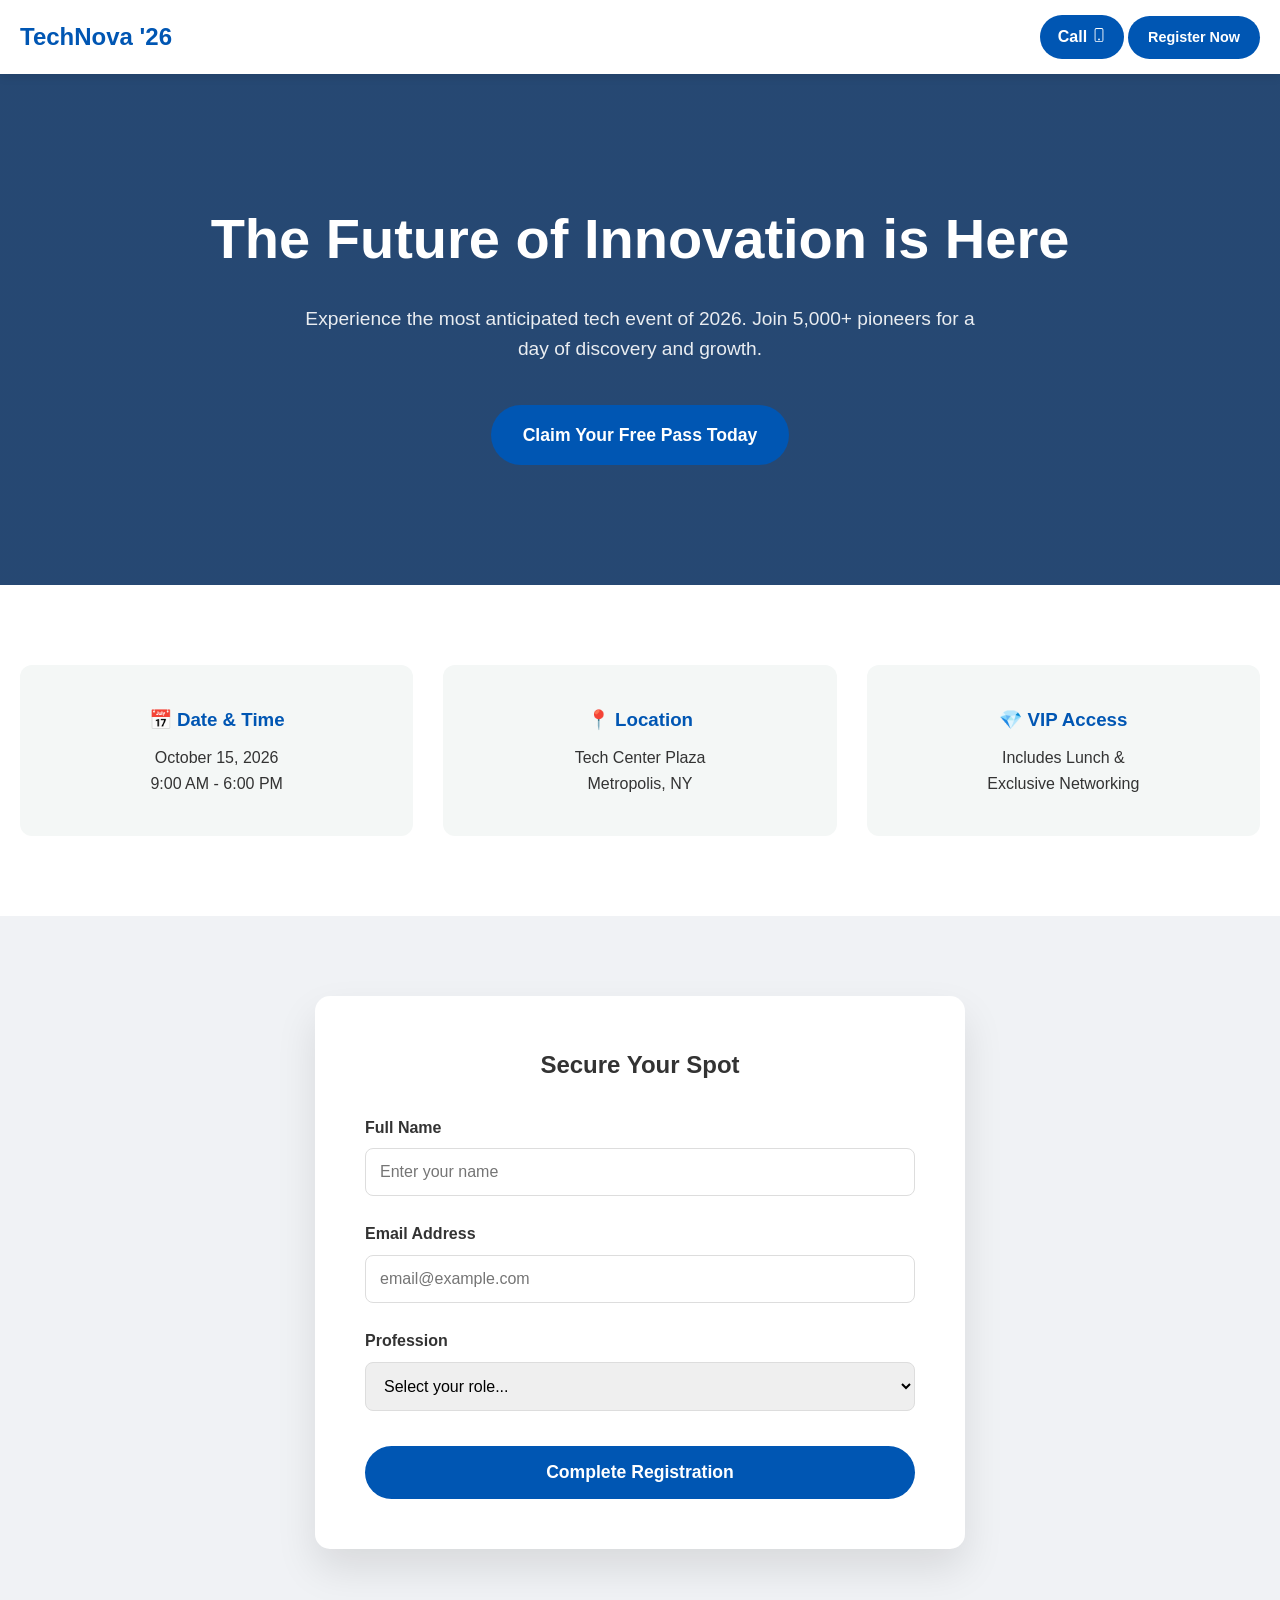
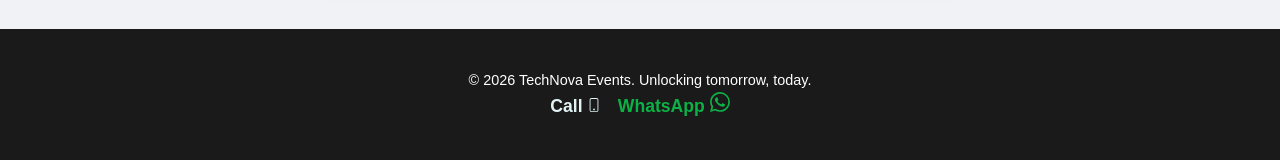
<file: index.html>
<!DOCTYPE html>
<html lang="en">
<head>
<meta charset="UTF-8">
<meta name="viewport" content="width=device-width, initial-scale=1.0">
<meta name="author" content="Ahmed Abdelmonem Essawy">
<title>TechNova 2026 | Register Now</title>
<link rel="stylesheet" href="event.css">
<style>
</style>
</head>
<body>

<nav>
<div class="container nav-content">
<div class="logo">TechNova '26</div>
<div>
    <a href="tel:+12025551234" class="btn btn-call">
        Call
        <svg xmlns="http://www.w3.org/2000/svg" width="14" height="14" fill="currentColor" class="bi bi-phone" viewBox="0 0 16 16">
            <path d="M11 1a1 1 0 0 1 1 1v12a1 1 0 0 1-1 1H5a1 1 0 0 1-1-1V2a1 1 0 0 1 1-1zM5 0a2 2 0 0 0-2 2v12a2 2 0 0 0 2 2h6a2 2 0 0 0 2-2V2a2 2 0 0 0-2-2z"/>
            <path d="M8 14a1 1 0 1 0 0-2 1 1 0 0 0 0 2"/>
        </svg>
    </a>

    <a href="final/index.html" class="btn btn-nav">Register Now</a>
</div>
</div>
</nav>

<header class="hero">
<div class="container">
<h1>The Future of Innovation is Here</h1>
<p>Experience the most anticipated tech event of 2026. Join 5,000+ pioneers for a day of discovery and growth.</p>
<a href="https://www.linkedin.com/in/ahmed-abdelmonem-b139833b4/" class="btn pulse">Claim Your Free Pass Today</a>
</div>
</header>

<section class="details">
<div class="container">
<div class="grid">
<div class="card">
<h3>📅 Date & Time</h3>
<p>October 15, 2026<br>9:00 AM - 6:00 PM</p>
</div>
<div class="card">
<h3>📍 Location</h3>
<p>Tech Center Plaza<br>Metropolis, NY</p>
</div>
<div class="card">
<h3>💎 VIP Access</h3>
<p>Includes Lunch &<br>Exclusive Networking</p>
</div>
</div>
</div>
</section>

<section id="register" class="register-section">
<div class="container">
<div class="form-container">
<h2 style="text-align:center; margin-bottom: 30px;">Secure Your Spot</h2>
<form>
<div class="form-group">
<label>Full Name</label>
<input type="text" placeholder="Enter your name" required>
</div>
<div class="form-group">
<label>Email Address</label>
<input type="email" placeholder="email@example.com" required>
</div>
<div class="form-group">
<label>Profession</label>
<select required>
<option value="">Select your role...</option>
<option>Developer</option>
<option>Designer</option>
<option>Entrepreneur</option>
<option>Student</option>
</select>
</div>
<button type="submit" class="btn form-submit">Complete Registration</button>
</form>
</div>
</div>
</section>

<footer>
<div class="container">
<p>© 2026 TechNova Events. Unlocking tomorrow, today.</p>
<a href="tel:+12025551234" class="whatsapp-link call">
        Call
        <svg xmlns="http://www.w3.org/2000/svg" width="14" height="14" fill="currentColor" class="bi bi-phone" viewBox="0 0 16 16">
            <path d="M11 1a1 1 0 0 1 1 1v12a1 1 0 0 1-1 1H5a1 1 0 0 1-1-1V2a1 1 0 0 1 1-1zM5 0a2 2 0 0 0-2 2v12a2 2 0 0 0 2 2h6a2 2 0 0 0 2-2V2a2 2 0 0 0-2-2z"/>
            <path d="M8 14a1 1 0 1 0 0-2 1 1 0 0 0 0 2"/>
        </svg>
    </a>
<a href="https://wa.me/15551234567" target="_blank" class="whatsapp-link">
    WhatsApp
    <svg xmlns="http://www.w3.org/2000/svg" width="20" height="20" fill="currentColor" class="bi bi-whatsapp" viewBox="0 0 16 16">
  <path d="M13.601 2.326A7.85 7.85 0 0 0 7.994 0C3.627 0 .068 3.558.064 7.926c0 1.399.366 2.76 1.057 3.965L0 16l4.204-1.102a7.9 7.9 0 0 0 3.79.965h.004c4.368 0 7.926-3.558 7.93-7.93A7.9 7.9 0 0 0 13.6 2.326zM7.994 14.521a6.6 6.6 0 0 1-3.356-.92l-.24-.144-2.494.654.666-2.433-.156-.251a6.56 6.56 0 0 1-1.007-3.505c0-3.626 2.957-6.584 6.591-6.584a6.56 6.56 0 0 1 4.66 1.931 6.56 6.56 0 0 1 1.928 4.66c-.004 3.639-2.961 6.592-6.592 6.592m3.615-4.934c-.197-.099-1.17-.578-1.353-.646-.182-.065-.315-.099-.445.099-.133.197-.513.646-.627.775-.114.133-.232.148-.43.05-.197-.1-.836-.308-1.592-.985-.59-.525-.985-1.175-1.103-1.372-.114-.198-.011-.304.088-.403.087-.088.197-.232.296-.346.1-.114.133-.198.198-.33.065-.134.034-.248-.015-.347-.05-.099-.445-1.076-.612-1.47-.16-.389-.323-.335-.445-.34-.114-.007-.247-.007-.38-.007a.73.73 0 0 0-.529.247c-.182.198-.691.677-.691 1.654s.71 1.916.81 2.049c.098.133 1.394 2.132 3.383 2.992.47.205.84.326 1.129.418.475.152.904.129 1.246.08.38-.058 1.171-.48 1.338-.943.164-.464.164-.86.114-.943-.049-.084-.182-.133-.38-.232"/>
</svg>
</a>   
</div>
</footer>

</body>
</html>
</file>
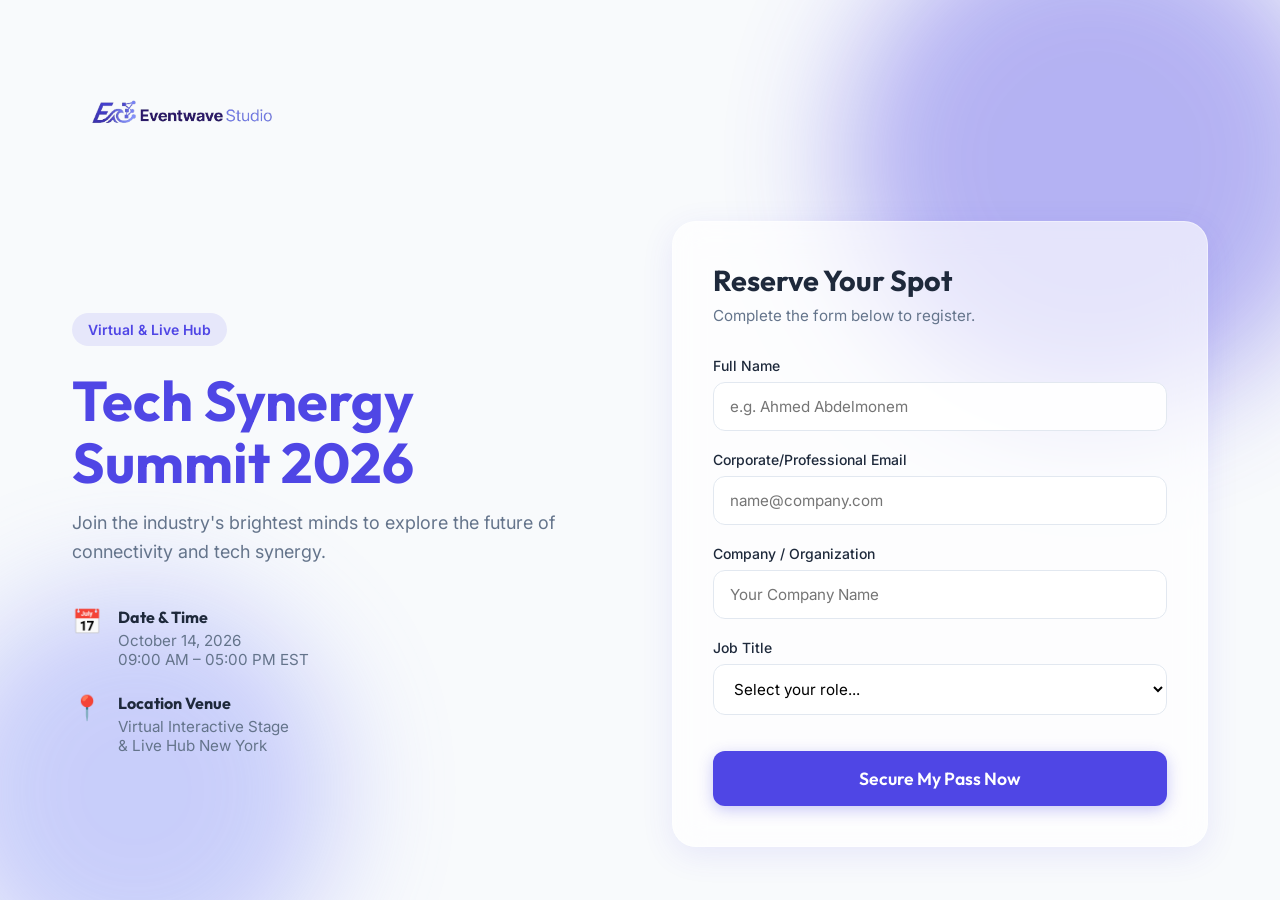
<file: final/index.html>
<!DOCTYPE html>
<html lang="en">
<head>
    <meta charset="UTF-8">
    <meta name="viewport" content="width=device-width, initial-scale=1.0">
    <title>Eventwave Tech Synergy Summit 2026</title>
    <link rel="preconnect" href="https://fonts.googleapis.com">
    <link rel="preconnect" href="https://fonts.gstatic.com" crossorigin>
    <link href="https://fonts.googleapis.com/css2?family=Inter:wght@400;500;600&family=Outfit:wght@400;600;700&display=swap" rel="stylesheet">
    <link rel="stylesheet" href="style.css">
</head>
<body>

    <div class="bg-shapes">
        <div class="shape shape-primary"></div>
        <div class="shape shape-secondary"></div>
    </div>

    <div class="container">
        <header class="header">
            <img src="logo.png" alt="Eventwave Studio" class="logo">
        </header>

        <main class="hero-layout">
            <section class="event-info">
                <div class="badge">Virtual & Live Hub</div>
                <h1 class="event-title">Tech Synergy<br>Summit 2026</h1>
                <p class="event-desc">Join the industry's brightest minds to explore the future of connectivity and tech synergy.</p>
                
                <div class="details-grid">
                    <div class="detail-item">
                        <span class="detail-icon">📅</span>
                        <div>
                            <strong>Date & Time</strong>
                            <p>October 14, 2026<br>09:00 AM – 05:00 PM EST</p>
                        </div>
                    </div>
                    <div class="detail-item">
                        <span class="detail-icon">📍</span>
                        <div>
                            <strong>Location Venue</strong>
                            <p>Virtual Interactive Stage<br>& Live Hub New York</p>
                        </div>
                    </div>
                </div>
            </section>

            <section class="form-wrapper">
                <div class="glass-card">
                    <h2>Reserve Your Spot</h2>
                    <p class="subtitle">Complete the form below to register.</p>
                    
                    <form id="registrationForm" class="form">
                        <div class="input-group">
                            <label for="fullName">Full Name</label>
                            <input type="text" id="fullName" required placeholder="e.g. Ahmed Abdelmonem">
                        </div>
                        
                        <div class="input-group">
                            <label for="email">Corporate/Professional Email</label>
                            <input type="email" id="email" required placeholder="name@company.com">
                        </div>
                        
                        <div class="input-group">
                            <label for="company">Company / Organization</label>
                            <input type="text" id="company" required placeholder="Your Company Name">
                        </div>
                        
                        <div class="input-group">
                            <label for="jobTitle">Job Title</label>
                            <div class="select-wrapper">
                                <select id="jobTitle" required>
                                    <option value="" disabled selected>Select your role...</option>
                                    <option value="c-suite">Founder / C-Suite</option>
                                    <option value="pm">Product Manager</option>
                                    <option value="marketing">Marketing Director</option>
                                    <option value="dev">Developer</option>
                                    <option value="other">Other</option>
                                </select>
                            </div>
                        </div>

                        <button type="submit" class="cta-button" id="submitBtn">
                            <span class="btn-text">Secure My Pass Now</span>
                        </button>
                    </form>
                </div>
            </section>
        </main>
    </div>

    <script src="script.js"></script>
</body>
</html>
</file>
<file: event.css>
/* --- Base Styles --- */
:root {
--primary-color: #0056b3;
--secondary-color: #ffcc00;
--dark-bg: #1a1a1a;
--light-bg: #f4f7f6;
--text-main: #333;
}

* {
margin: 0;
padding: 0;
box-sizing: border-box;
}

body {
font-family: 'Segoe UI', Roboto, Helvetica, Arial, sans-serif;
line-height: 1.6;
color: var(--text-main);
scroll-behavior: smooth;
}

.container {
max-width: 100%;
margin: 0 auto;
padding: 0 20px;
}

/* --- Sticky Navigation Bar --- */
nav {
background: #fff;
padding: 15px 0;
position: sticky;
top: 0;
z-index: 1000;
box-shadow: 0 2px 10px rgba(0,0,0,0.1);
}

.nav-content {
display: flex;
justify-content: space-between;
align-items: center;
}

.logo {
font-weight: bold;
font-size: 1.5rem;
color: var(--primary-color);
}

/* --- Hero Section --- */
.hero {
background: linear-gradient(rgba(0, 40, 90, 0.85), rgba(0, 40, 90, 0.85)),
url('https://images.unsplash.com/photo-1505373877841-8d25f7d46678?auto=format&fit=crop&w=1500&q=80') center/cover;
color: #fff;
padding: 120px 20px;
text-align: center;
}

.hero h1 {
font-size: clamp(2rem, 5vw, 3.5rem);
margin-bottom: 20px;
}

.hero p {
font-size: 1.2rem;
margin-bottom: 40px;
max-width: 700px;
margin-left: auto;
margin-right: auto;
opacity: 0.9;
}

/* --- CTA Buttons --- */
.btn {
display: inline-block;
background-color: var(--primary-color);
color: #fff;
padding: 16px 32px;
text-decoration: none;
border-radius: 50px;
font-size: 1.1rem;
font-weight: bold;
transition: all 0.3s ease;
border: none;
cursor: pointer;
}

.btn:hover {
background-color: #003d82;
transform: translateY(-2px);
box-shadow: 0 5px 15px rgba(0,0,0,0.2);
}

.btn-nav {
padding: 10px 20px;
font-size: 0.9rem;
}

.btn-call {
padding: 9px 18px;
font-size: 1rem;
}

.whatsapp-link {
display: inline-block;
color: #0db246;
text-decoration: none;
font-size: 1.1rem;
font-weight: bold;
transition: all 0.3s ease;
cursor: pointer;
}
.whatsapp-link:hover {
    color: #00f85f;
    text-shadow: 0 0 5px rgba(0, 255, 89, 0.745);
}       

.call {
    color: #e2f3f6;
    margin-right: 1%;
}
.call:hover {
    color: #ebf3ee;
    text-shadow: 0 0 5px rgba(0, 255, 89, 0.745);
    
}
/* Pulse Animation for main CTA */
.pulse {
animation: pulse-shadow 2s infinite;
}

@keyframes pulse-shadow {
0% { box-shadow: 0 0 0 0px rgba(0, 86, 179, 0.5); }
70% { box-shadow: 0 0 0 15px rgba(0, 86, 179, 0); }
100% { box-shadow: 0 0 0 0px rgba(0, 86, 179, 0); }
}

/* --- Details Grid --- */
.details {
padding: 80px 0;
background: #fff;
}

.grid {
display: grid;
grid-template-columns: repeat(auto-fit, minmax(280px, 1fr));
gap: 30px;
}

.card {
padding: 40px;
background: var(--light-bg);
border-radius: 12px;
text-align: center;
transition: 0.3s;
}

.card:hover { transform: translateY(-5px); }
.card h3 { color: var(--primary-color); margin-bottom: 10px; }

/* --- Registration Form --- */
.register-section {
padding: 80px 0;
background-color: #f0f2f5;
}

.form-container {
background: #fff;
max-width: 650px;
margin: 0 auto;
padding: 50px;
border-radius: 15px;
box-shadow: 0 20px 40px rgba(0,0,0,0.1);
}

.form-group { margin-bottom: 25px; }
.form-group label { display: block; margin-bottom: 8px; font-weight: 600; }
.form-group input, .form-group select {
width: 100%;
padding: 14px;
border: 1px solid #ddd;
border-radius: 8px;
font-size: 1rem;
}

.form-submit { width: 100%; margin-top: 10px; }

/* --- Footer --- */
footer {
background: var(--dark-bg);
color: #fff;
padding: 40px 0;
text-align: center;
font-size: 0.9rem;
}

/* --- Responsive --- */
@media (max-width: 600px) {
.form-container { padding: 30px 20px; }
/* Hide nav CTA on tiny screens */
.nav-content .btn-nav { display: none; } 
}
</file>
<file: final/style.css>
:root {
    /* ألوان العميل المعتمدة */
    --clr-primary: #4F46E5;
    --clr-secondary: #818CF8;
    --clr-bg: #F8FAFC;
    --clr-text: #1E293B;
    --clr-text-light: #64748B;
    
    /* متغيرات الزجاج */
    --glass-bg: rgba(255, 255, 255, 0.65);
    --glass-border: rgba(255, 255, 255, 0.4);
    --glass-shadow: 0 8px 32px 0 rgba(79, 70, 229, 0.1);
}

* {
    margin: 0;
    padding: 0;
    box-sizing: border-box;
}

body {
    font-family: 'Inter', sans-serif;
    background-color: var(--clr-bg);
    color: var(--clr-text);
    min-height: 100vh;
    overflow-x: hidden;
    position: relative;
    display: flex;
    justify-content: center;
    align-items: center;
}

/* --- أشكال الخلفية المتحركة --- */
.bg-shapes {
    position: fixed;
    top: 0;
    left: 0;
    width: 100%;
    height: 100%;
    z-index: -1;
    overflow: hidden;
}

.shape {
    position: absolute;
    border-radius: 50%;
    filter: blur(60px);
    opacity: 0.4;
    animation: float 10s infinite ease-in-out alternate;
}

.shape-primary {
    width: 500px;
    height: 500px;
    background: var(--clr-primary);
    top: -10%;
    right: -5%;
    animation-delay: 0s;
}

.shape-secondary {
    width: 400px;
    height: 400px;
    background: var(--clr-secondary);
    bottom: -10%;
    left: -5%;
    animation-delay: -5s;
}

@keyframes float {
    0% { transform: translate(0, 0) scale(1); }
    100% { transform: translate(-30px, 50px) scale(1.1); }
}

/* --- التخطيط العام --- */
.container {
    width: 100%;
    max-width: 1200px;
    padding: 2rem;
    z-index: 1;
}

.header {
    margin-bottom: 3rem;
}

.logo {
    max-width: 220px;
    display: block;
}

.hero-layout {
    display: grid;
    grid-template-columns: 1fr 1fr;
    gap: 4rem;
    align-items: center;
}

/* --- قسم المعلومات --- */
.badge {
    display: inline-block;
    padding: 0.5rem 1rem;
    background-color: rgba(79, 70, 229, 0.1);
    color: var(--clr-primary);
    border-radius: 50px;
    font-size: 0.875rem;
    font-weight: 600;
    margin-bottom: 1.5rem;
}

.event-title {
    font-family: 'Outfit', sans-serif;
    font-size: 3.5rem;
    line-height: 1.1;
    color: var(--clr-primary);
    margin-bottom: 1rem;
}

.event-desc {
    font-size: 1.125rem;
    color: var(--clr-text-light);
    margin-bottom: 2.5rem;
    line-height: 1.6;
}

.details-grid {
    display: flex;
    flex-direction: column;
    gap: 1.5rem;
}

.detail-item {
    display: flex;
    align-items: flex-start;
    gap: 1rem;
}

.detail-icon {
    font-size: 1.5rem;
}

.detail-item strong {
    display: block;
    font-family: 'Outfit', sans-serif;
    margin-bottom: 0.25rem;
}

.detail-item p {
    color: var(--clr-text-light);
    font-size: 0.95rem;
}

/* --- تصميم الزجاج (Glassmorphism Form) --- */
.glass-card {
    background: var(--glass-bg);
    backdrop-filter: blur(16px);
    -webkit-backdrop-filter: blur(16px);
    border: 1px solid var(--glass-border);
    border-radius: 24px;
    padding: 2.5rem;
    box-shadow: var(--glass-shadow);
}

.glass-card h2 {
    font-family: 'Outfit', sans-serif;
    font-size: 1.8rem;
    margin-bottom: 0.5rem;
}

.subtitle {
    color: var(--clr-text-light);
    margin-bottom: 2rem;
    font-size: 0.95rem;
}

.form {
    display: flex;
    flex-direction: column;
    gap: 1.25rem;
}

.input-group label {
    display: block;
    font-size: 0.875rem;
    font-weight: 500;
    margin-bottom: 0.5rem;
}

.input-group input, 
.input-group select {
    width: 100%;
    padding: 0.875rem 1rem;
    border: 1px solid #E2E8F0;
    border-radius: 12px;
    background: rgba(255, 255, 255, 0.9);
    font-family: 'Inter', sans-serif;
    font-size: 0.95rem;
    transition: all 0.3s ease;
}

.input-group input:focus, 
.input-group select:focus {
    outline: none;
    border-color: var(--clr-secondary);
    box-shadow: 0 0 0 4px rgba(129, 140, 248, 0.2);
    background: #FFF;
}

/* --- زر الـ CTA --- */
.cta-button {
    width: 100%;
    padding: 1rem;
    border: none;
    border-radius: 12px;
    background-color: var(--clr-primary);
    color: #FFF;
    font-family: 'Outfit', sans-serif;
    font-size: 1.1rem;
    font-weight: 600;
    cursor: pointer;
    transition: all 0.3s ease;
    margin-top: 1rem;
    box-shadow: 0 4px 15px rgba(79, 70, 229, 0.3);
}

.cta-button:hover {
    background-color: #4338CA;
    transform: translateY(-2px);
    box-shadow: 0 6px 20px rgba(79, 70, 229, 0.4);
}

/* حالة التحميل (Loading State) */
.cta-button.loading {
    opacity: 0.8;
    cursor: wait;
}

/* --- الاستجابة للشاشات (Responsive) --- */
@media (max-width: 968px) {
    .hero-layout {
        grid-template-columns: 1fr;
        gap: 3rem;
    }
    
    .header {
        display: flex;
        justify-content: center;
        margin-bottom: 2rem;
    }

    .event-title {
        font-size: 2.8rem;
    }
}
</file>
